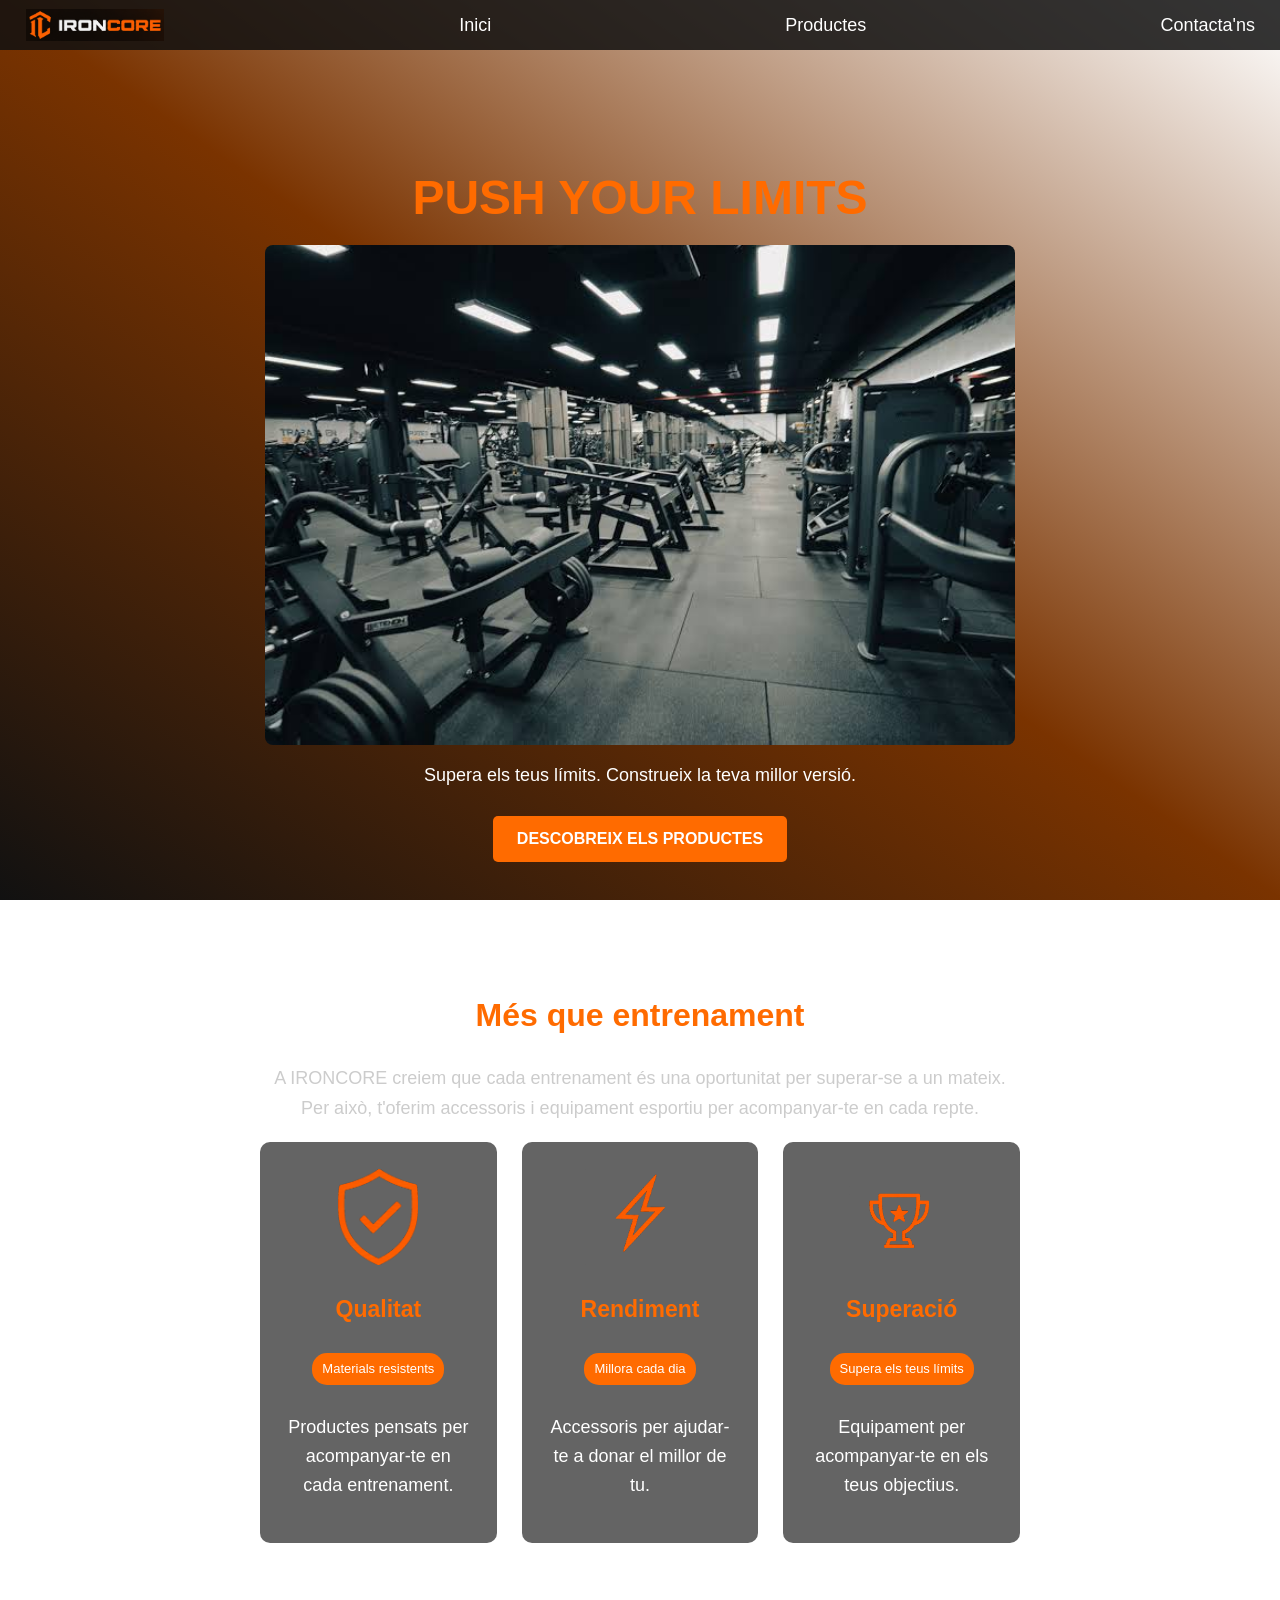
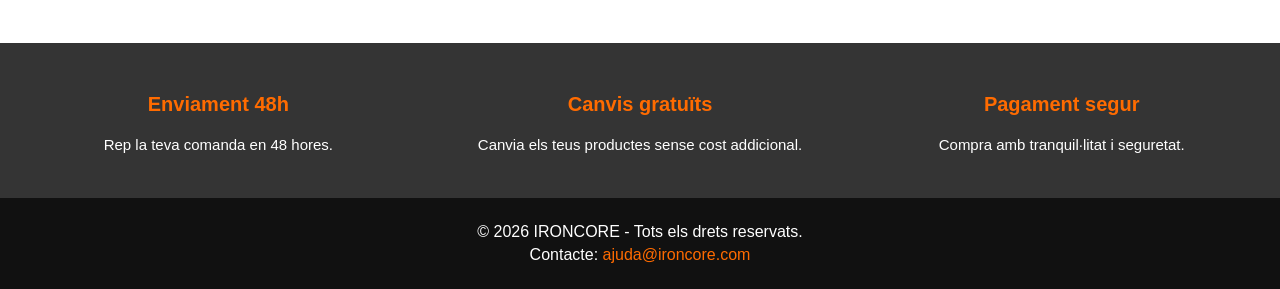
<file: index.html>
<!DOCTYPE html>
<html lang="ca">
<head>
    <link rel="stylesheet" href = "global.css">
    <meta charset="UTF-8">
    <meta name="viewport" content="width=device-width, initial-scale=1, maximum-scale=1, user-scalable=no">

    <title>IRONCORE| Inici</title>
</head>
<body>
<nav class="capçalera"> 
    <h1 class="logo">
    <img src="imatges/ironcore_logo.png" alt="IRONCORE">
</h1>
    <a href="index.html"> Inici</a>
    <a href="productes.html">Productes</a> 
    <a href="contacte.html">Contacta'ns</a> 

</nav>
<main>
        <section class="principal">
            <div class="contingut-principal">
                <h2> PUSH YOUR LIMITS</h2>
                <img src="imatges/gimnasio.jpeg" alt="Gimnàs">
                <p>
                    Supera els teus límits.
                    Construeix la teva millor versió.
                </p>

                <a href="productes.html" class="boto">
                    DESCOBREIX ELS PRODUCTES
                </a>
            </div>
        </section>
    
        <section class="text-presentacio">
            <h2> Més que entrenament</h2>
            <p>
                A IRONCORE creiem que cada entrenament
                és una oportunitat per superar-se a un mateix.
                Per això, t'oferim accessoris i equipament esportiu
                per acompanyar-te en cada repte.
            </p>
        <div class="valors">
    <div class="valor">
        <img class="img-qualitat" src="imatges/qualitat_transparent.png" alt="Qualitat">
        <h3>Qualitat</h3>
        <span>Materials resistents</span>
        <p>Productes pensats per acompanyar-te en cada entrenament.</p>
    </div>

    <div class="valor">
        <img class="img-rendiment" src="imatges/rendiment_transparent.png" alt="Rendiment">
        <h3>Rendiment</h3>
        <span>Millora cada dia</span>
        <p>Accessoris per ajudar-te a donar el millor de tu.</p>
    </div>

    <div class="valor">
        <img class="img-superacio" src="imatges/superacio_transparent.png" alt="Superació">
        <h3>Superació</h3>
        <span>Supera els teus límits</span>
        <p>Equipament per acompanyar-te en els teus objectius.</p>
    </div>
</div>
        </section>

         <section class="beneficis">
        <div class="benefici">
        <h3>Enviament 48h</h3>
        <p>Rep la teva comanda en 48 hores.</p>
    </div>

    <div class="benefici">
        <h3>Canvis gratuïts</h3>
        <p>Canvia els teus productes sense cost addicional.</p>
    </div>

    <div class="benefici">
        <h3>Pagament segur</h3>
        <p>Compra amb tranquil·litat i seguretat.</p>
    </div>
    
    </section>
    </main>
<footer>
    <p>&copy; 2026 IRONCORE - Tots els drets reservats.</p>
    <p>
        Contacte:
        <a href="mailto:ajuda@ironcore.com">ajuda@ironcore.com</a>
    </p>
</footer>


</body>
</html>
</file>
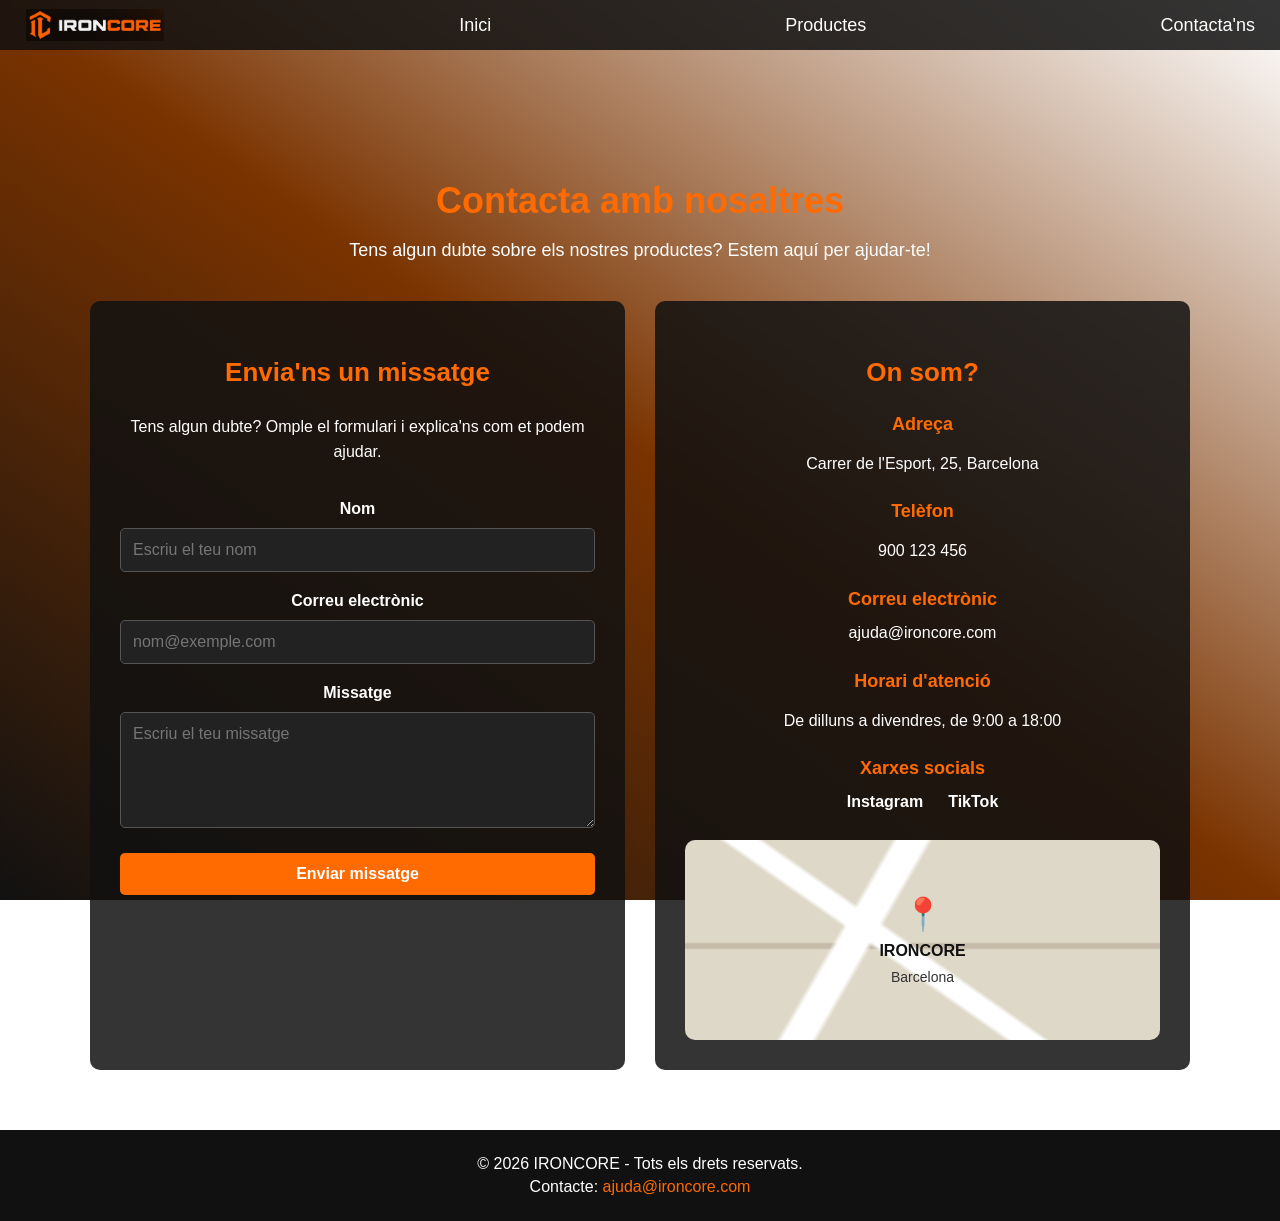
<file: contacte.html>
<!DOCTYPE html>
<html lang="ca">
<head>
    <link rel="stylesheet" href = "global.css">    
    <meta charset="UTF-8">
    <meta name="viewport" content="width=device-width, initial-scale=1, maximum-scale=1, user-scalable=no">

    <title>IRONCORE | Contacte</title>
</head>
<body>
<nav class="capçalera"> 
   <h1 class="logo">
    <img src="imatges/ironcore_logo.png" alt="IRONCORE">
</h1>
    <a href="index.html"> Inici</a> 
    <a href="productes.html"> Productes</a> 
    <a href="contacte.html"> Contacta'ns</a>
</nav>

<main class="pagina-contacte">
    <h2> Contacta amb nosaltres</h2>

    <p class="intro-contacte">
        Tens algun dubte sobre els nostres productes?
        Estem aquí per ajudar-te!
    </p>
    <div class="contingut-contacte">
        <section class="columna-contacte">
    <h3>Envia'ns un missatge</h3>

    <p>
        Tens algun dubte? Omple el formulari
        i explica'ns com et podem ajudar.
    </p>

    <form class="formulari-contacte">
        <label for="nom">Nom</label>
        <input type="text" id="nom" name="nom"
               placeholder="Escriu el teu nom" required>

        <label for="correu">Correu electrònic</label>
        <input type="email" id="correu" name="correu"
               placeholder="nom@exemple.com" required>

        <label for="missatge">Missatge</label>
        <textarea id="missatge" name="missatge"
                  rows="5"
                  placeholder="Escriu el teu missatge"
                  required></textarea>

        <button type="submit">Enviar missatge</button>
    </form>
</section>

        <section class="columna-contacte">
            <h3>On som?</h3>
        
            <div class="dada-contacte">
                <h4>Adreça</h4>
                <p>Carrer de l'Esport, 25, Barcelona</p>
            </div>
        
            <div class="dada-contacte">
                <h4>Telèfon</h4>
                <p>900 123 456</p> 
            </div>

            <div class="dada-contacte">
                <h4>Correu electrònic</h4>
                <a href="mailto:ajuda@ironcore.com">ajuda@ironcore.com</a>
            </div>

            <div class="dada-contacte">
                <h4>Horari d'atenció</h4>
                <p>De dilluns a divendres, de 9:00 a 18:00</p>
            </div>

            <div class="dada-contacte">
                <h4>Xarxes socials</h4>
                <div class="xarxes-socials">
                    <a href="https://www.instagram.com/" target="_blank" rel="noopener noreferrer">Instagram</a>
                    <a href="https://www.tiktok.com/" target="_blank" rel="noopener noreferrer">TikTok</a>
                </div>
            </div>

            <div class="mapa-fictici">
                <span class="marcador-mapa">📍</span>
                <p>IRONCORE</p>
                <span class="text-mapa">Barcelona</span>
            </div>
        </section>
    </div>
</main>

<footer>
    <p>&copy; 2026 IRONCORE - Tots els drets reservats.</p>
    <p>
        Contacte:
        <a href="mailto:ajuda@ironcore.com">ajuda@ironcore.com</a>
    </p>
</footer>
    
</body>
</html>
</file>
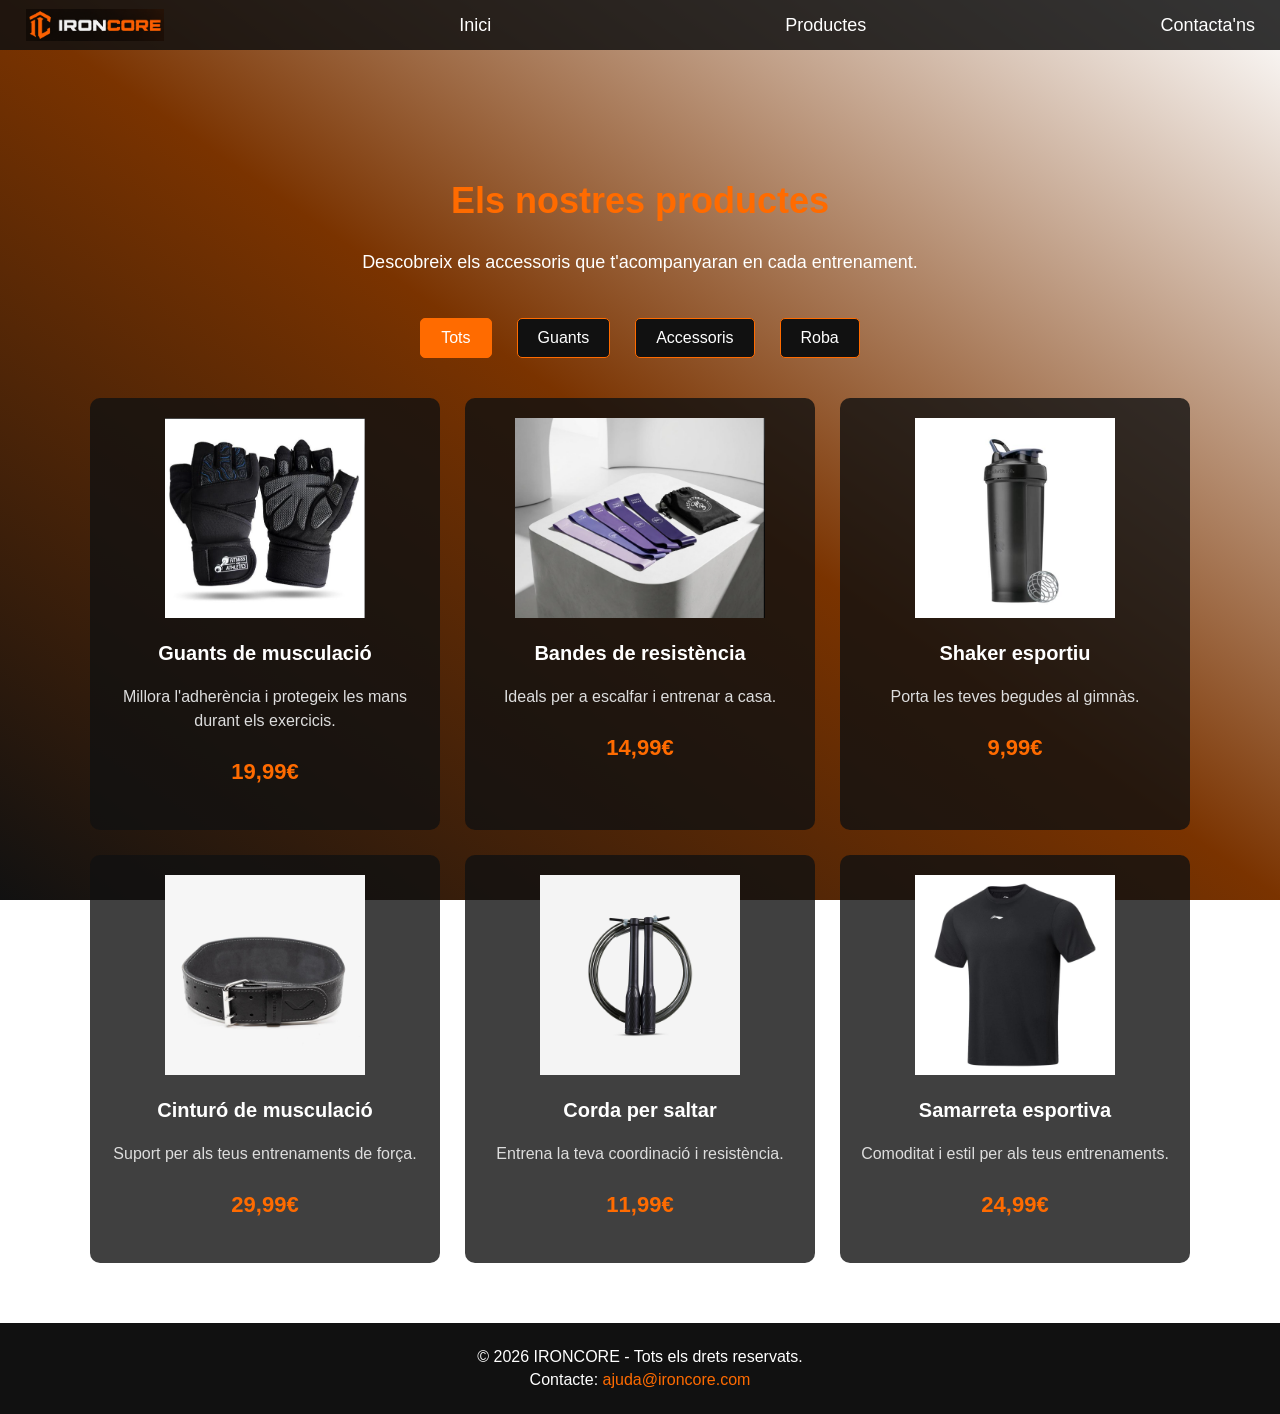
<file: productes.html>
<!DOCTYPE html>
<html lang="ca">
<head>
    
    <link rel="stylesheet" href = "global.css">
    <meta charset="UTF-8">
    <meta name="viewport" content="width=device-width, initial-scale=1, maximum-scale=1, user-scalable=no">

    <title>IRONCORE | Productes</title>
</head>
<body>
<nav class="capçalera"> 
    <h1 class="logo">
    <img src="imatges/ironcore_logo.png" alt="IRONCORE">
</h1>
    <a href="index.html"> Inici</a> 
    <a href="productes.html"> Productes</a> 
    <a href="contacte.html"> Contacta'ns</a> 
</nav>
    
<main class="pagina-productes">
    <h2>Els nostres productes</h2>
    <p class="intro-productes">
        Descobreix els accessoris que t'acompanyaran en cada entrenament.
    </p>

    <div class="filtres">
    <input type="radio" name="filtre" id="filtro-tots" checked>
    <label for="filtro-tots">Tots</label>

    <input type="radio" name="filtre" id="filtro-guants">
    <label for="filtro-guants">Guants</label>

    <input type="radio" name="filtre" id="filtro-accessoris">
    <label for="filtro-accessoris">Accessoris</label>

    <input type="radio" name="filtre" id="filtro-roba">
    <label for="filtro-roba">Roba</label>
</div>

    <section class="cataleg">
        <article class="producte guants">
            <img src="imatges/guants_musculacio.png" alt="Guants de musculació">
            <h3>Guants de musculació</h3>
            <p> Millora l'adherència i protegeix les mans durant els exercicis. </p>
            <p class="preu"> 19,99€</p>
        </article>

       <article class="producte accessoris">
            <img src="imatges/bandes.png" alt="Bandes de resistència">
            <h3>Bandes de resistència</h3>
            <p> Ideals per a escalfar i entrenar a casa. </p>
            <p class="preu"> 14,99€</p>
        </article>

        <article class="producte accessoris">
            <img src="imatges/shaker.jpg" alt="Shaker esportiu">
            <h3>Shaker esportiu</h3>
            
            <p> Porta les teves begudes al gimnàs. </p>
            <p class="preu"> 9,99€</p>
        </article>

        <article class="producte accessoris">
            <img src="imatges/cinturo.jpg" alt="Cinturó de musculació">
            <h3>Cinturó de musculació</h3>
            <p> Suport per als teus entrenaments de força. </p>
            <p class="preu"> 29,99€</p>
        </article>

        <article class="producte accessoris">
            <img src="imatges/comba.jpg" alt="Corda per saltar">
            <h3>Corda per saltar</h3>
            <p> Entrena la teva coordinació i resistència. </p>
            <p class="preu"> 11,99€</p>
        </article>

        <article class="producte roba">
            <img src="imatges/samarreta.jpg" alt="Samarreta esportiva">
            <h3>Samarreta esportiva</h3>
            <p> Comoditat i estil per als teus entrenaments. </p>
            <p class="preu"> 24,99€</p>
        </article>

    </section>

</main>

<footer>
    <p>&copy; 2026 IRONCORE - Tots els drets reservats.</p>
    <p>
        Contacte:
        <a href="mailto:ajuda@ironcore.com">ajuda@ironcore.com</a>
    </p>
</footer>


</body>
</html>
</file>
<file: global.css>
/* Estils generals */
html{
    min-height: 100%;
}

body{
    margin: 0;
    min-height: 100vh;
    background: linear-gradient(35deg, #111111,#7a3300 , #ffffff);
    background-attachment: fixed;
    font-family:Arial, Helvetica, sans-serif;
    color: rgb(255, 255, 255)
}


/* Secció principal */
.principal{
    min-height: 650px;
    display: flex;
    flex-direction: column;
    justify-content: center;
    align-items: center;
    text-align: center;
    padding: 80px 20px 40px;
    box-sizing: border-box;
}

.contingut-principal {
    width: 100%;
    max-width: 1100px;
    margin: 0 auto;
    display: flex;
    flex-direction: column;
    align-items: center;
    gap: 20px;
    box-sizing: border-box;
}

.contingut-principal h2 {
    font-size: 48px;
    color: #ff6b00;
    margin-bottom: 0px;
}

.contingut-principal img {
    width: 100%;
    max-width: 750px;
    height: auto;
    border-radius: 8px;
}

.contingut-principal p {
    font-size: 18px;
    margin: 0;
    color: white;
}

.boto{
    margin-top: 10px;
}

/* Botó de productes */

.boto {
    display: inline-block;
    background-color: #ff6b00;
    color: white;
    text-decoration: none;
    padding: 14px 24px;
    font-weight: bold;
    border-radius: 5px;
}
.boto:hover {
    background-color: #e65f00;
}

/* Presentació de la marca */

.text-presentacio {
    color: white;
    font-size: 18px;
    line-height: 1.7;
    text-align: center;
    padding: 60px 20px;
    max-width: 800px;
    margin: 0 auto 40px;
    box-sizing: border-box;
}

.text-presentacio h2 {
    font-size: 32px;
    color: #ff6b00;
    margin-bottom: 20px;
}

.text-presentacio p {
    color: #cccccc;
    font-size: 18px;
    line-height: 1.7;
}

.capçalera {
    position: sticky;
    top: 0;
    left: 0;
    width: 100%;
    height: 50px;
    z-index: 1000;

    display: flex;
    justify-content: space-between;
    align-items: center;

    background-color: rgba(17, 17, 17, 0.85);
    padding: 0 25px;
    box-sizing: border-box;
    gap: 15px;
}
.capçalera a {
    color: rgb(255, 255, 255);
    text-decoration: none;
    margin-left: 25px;
    font-size: 18px;
}
.capçalera a:hover {
    color: #ff6b00; 
}


.logo {
    margin: 0;
    display: flex;
    align-items: center;
}

.logo img {
    width: 140px;
    height: 32px;
    object-fit: contain;
    display: block;
}

/* Valors de la marca */
.valors {
    display: flex;
    justify-content: center;
    gap: 25px;
}

.valor {
    flex: 1;
    background-color: rgba(17, 17, 17, 0.65);
    padding: 25px;
    border-radius: 10px;
    box-sizing: border-box;
    text-align: center;
}

/* Imatges dels valors */
.valor img {
    width: 80px;
    height: 100px;
    object-fit: contain;
    display: block;
    margin: 0 auto 10px;
}

/* Posició individual de cada imatge */
.img-qualitat {
    position: relative;
    left: 0px;
}

.img-rendiment {
    position: relative;
    right: 15px;
}

.img-superacio {
    position: relative;
    right: 13px;
}
.valor h3 {
    color: #ff6b00;
    font-size: 23px;
}

.valor p {
    color: white;
    line-height: 1.6;
}

/* Pàgina de productes */
.pagina-productes {
    padding: 100px 30px 60px;
    text-align: center;
}

.pagina-productes > h2{
    color:#ff6b00;
    font-size: 36px;
}

.intro-productes{
    color:white;
    font-size: 18px;
    margin-bottom: 40px;
}

/* Catàleg */
.cataleg{
    display: flex;
    flex-wrap: wrap;
    gap: 25px;
    max-width: 1100px;
    margin:0 auto;
}

.producte{
    flex: 1 1 260px;
    background-color: rgba(17,17,17,0.8);
    border-radius: 10px;
    padding: 20px;
    box-sizing: border-box;
}

.producte img {
    width: 100%;
    height: 200px;
    object-fit: contain;
    border-radius: 6px;
}
.producte h3{
    color: white;
    font-size: 20px;
}

.producte p {
    color: #dddddd;
    line-height: 1.5;
}
.producte .preu{
    color: #ff6b00;
    font-size: 22px;
    font-weight: bold;
}
/* Pàgina de contacte */
.pagina-contacte{
    padding: 100px 30px 60px;
    text-align: center;
    box-sizing: border-box;
}

.pagina-contacte > h2 {
    color: #ff6b00;
    font-size: 36px;
    margin-bottom: 15px;
}

.intro-contacte{
    color:white;
    font-size: 18px;
    margin-bottom: 40px;
}
/* Targeta de contacte */
.targeta-contacte{
    max-width: 650px;
    margin: 0 auto;
    padding: 35px;
    box-sizing: border-box;
    background-color: rgba(17,17,17,0.85);
    border-radius: 10px;
}

.targeta-contacte h3 {
    color: #ff6b00;
    font-size: 26px;
}
.targeta-contacte > p {
    color: white;
    line-height: 1.7;
    margin-bottom: 30px;
}

.dada-contacte{
    margin-top: 25px;
}
.dada-contacte h4{
    color: #ff6b00;
    font-size: 18px;
    margin-bottom: 10px;
}

.dada-contacte a {
     color: white;
    text-decoration: none;
}

.dada-contacte a:hover {
    color: #ff6b00;

}

.dada-contacte p {
    color: white;
    line-height: 1.6;
}
/* Xarxes socials */
.xarxes-socials {
    display: flex;
    justify-content: center;
    gap: 25px;
}

.xarxes-socials a {
    color: white;
    text-decoration: none;
    font-weight: bold;
}

.xarxes-socials a:hover {
    color: #ff6b00;
}

/* Peu de pàgina */
footer {
    background-color: #111111;
    color: white;
    text-align: center;
    padding: 20px;
}

footer p {
    margin: 5px;
}

footer a {
    color: #ff6b00;
    text-decoration: none;
}

footer a:hover {
    color: white;
}

.valor span {
    display: inline-block;
    background-color: #ff6b00;
    color: white;
    padding: 5px 10px;
    border-radius: 15px;
    font-size: 13px;
    margin-bottom: 10px;
}

/* Banda de beneficis */
.beneficis {
    display:flex;
    justify-content: space-around;
    align-items: center;
    gap: 25px;
    padding: 30px 20px;
    background-color: rgba(17, 17, 17, 0.85);
    text-align: center;
}

.benefici{
    flex: 1;
}

.benefici h3 {
    color: #ff6b00;
    font-size: 20px;
}

.benefici p {
    color: white;
    font-size: 15px;
}

/* Barra de filtres */
.filtres {
    display: flex;
    justify-content: center;
    flex-wrap: wrap;
    gap: 15px;
    margin-bottom: 35px;
}

.filtres a {
    display: inline-block;
    background-color: #111111;
    color: white;
    text-decoration: none;
    padding: 10px 20px;
    border-radius: 5px;
    border: 1px solid #ff6b00;
}

.filtres a:hover {
    background-color: #ff6b00;
    color: white;
}

/* Contingut de contacte en dues columnes */
.contingut-contacte {
    display: grid;
    grid-template-columns: repeat(2, minmax(0, 1fr));
    gap: 30px;
    width: 100%;
    max-width: 1100px;
    margin: 0 auto;
    box-sizing: border-box;
}

.columna-contacte {
    background-color: rgba(17, 17, 17, 0.85);
    padding: 30px;
    border-radius: 10px;
    box-sizing: border-box;
    min-width: 0;
}

.columna-contacte h3 {
    color: #ff6b00;
    font-size: 26px;
}

.columna-contacte p, .columna-contacte a {
    color: white;
    line-height: 1.6;
}

.columna-contacte a {
    text-decoration: none;
}

.columna-contacte a:hover {
    color: #ff6b00;
}

/* Mapa decoratiu */
.mapa-fictici {
    min-height: 200px;
    margin-top: 25px;
    border-radius: 10px;
    background-color: #ded8c8;
    background-image:
        linear-gradient(35deg, transparent 42%, white 43%, white 47%, transparent 48%),
        linear-gradient(120deg, transparent 35%, white 36%, white 41%, transparent 42%),
        linear-gradient(0deg, transparent 45%, #c5bba8 46%, #c5bba8 48%, transparent 49%);
    display: flex;
    flex-direction: column;
    justify-content: center;
    align-items: center;
    text-align: center;
}

.marcador-mapa {
    font-size: 32px;
}

.mapa-fictici p {
    color: #111111;
    font-weight: bold;
    margin: 5px;
}

.text-mapa {
    color: #333333;
    font-size: 14px;
}

/* Adaptació de la web a mòbils */
@media (max-width: 767px) {
 /* Menú superior */
    .capçalera {
        height: auto;
        min-height: 50px;
        flex-wrap: wrap;
        justify-content: center;
        padding: 10px;
        gap: 10px;
    }

    .capçalera a {
        margin-left: 5px;
        font-size: 14px;
    }

    .logo img {
        width: 100px;
        height: auto;
    }

    /* Pàgina principal */
    .principal {
        min-height: auto;
        padding: 100px 15px 30px;
    }

    .contingut-principal h2 {
        font-size: 32px;
    }

    .contingut-principal img {
        width: 100%;
        height: auto;
    }

    .text-presentacio {
        padding: 40px 15px;
    }

    .valors {
        flex-direction: column;
        gap: 20px;
    }

    .valor {
        width: 100%;
    }

    /* Banda de beneficis */
    .beneficis {
        flex-direction: column;
        gap: 20px;
    }

    /* Pàgina de productes */
    .pagina-productes {
        padding: 110px 15px 40px;
    }

    .pagina-productes > h2 {
        font-size: 30px;
    }

    .cataleg {
        flex-direction: column;
    }

    .producte {
        flex: none;
        width: 100%;
    }

    .filtres {
        gap: 10px;
    }

    .filtres label {
        padding: 8px 12px;
    }

    /* Pàgina de contacte */
    .pagina-contacte {
        padding: 110px 15px 40px;
    }

    .pagina-contacte > h2 {
        font-size: 30px;
    }

    .contingut-contacte {
        grid-template-columns: 1fr;
        gap: 25px;
        padding: 0;
    }

    .columna-contacte {
        padding: 20px;
        margin-top: 0;
    }

    /* Mapa */
    .mapa-fictici {
        min-height: 180px;
    }

    /* Peu de pàgina */
    footer {
        padding: 15px;
        overflow-wrap: anywhere;
    }

}
/* Mides de lletra en mòbils */
@media (max-width: 767px) {
    h2 {
        font-size: 2rem;
    }

    h3 {
        font-size: 2rem;
    }

    p,a {
        font-size: 1rem;
    }
}

/* Filtres de productes */
.filtres input {
    display: none;
}

.filtres label {
    display: inline-block;
    background-color: #111111;
    color: white;
    padding: 10px 20px;
    margin: 5px;
    border-radius: 5px;
    border: 1px solid #ff6b00;
    cursor: pointer;
}

.filtres label:hover {
    background-color: #ff6b00;
}

.filtres input:checked + label {
    background-color: #ff6b00;
}

/* Filtrar guants */
.filtres:has(#filtro-guants:checked) ~ .cataleg .producte:not(.guants) {
    display: none;
}

/* Filtrar accessoris */
.filtres:has(#filtro-accessoris:checked) ~ .cataleg .producte:not(.accessoris) {
    display: none;
}

/* Filtrar roba */
.filtres:has(#filtro-roba:checked) ~ .cataleg .producte:not(.roba) {
    display: none;
}

/* Formulari de contacte */
.formulari-contacte {
    display: flex;
    flex-direction: column;
    gap: 10px;
    margin-top: 25px;
}

.formulari-contacte label {
    color: white;
    font-weight: bold;
    margin-top: 10px;
}

.formulari-contacte input, .formulari-contacte textarea {
    width: 100%;
    padding: 12px;
    border: 1px solid #555555;
    border-radius: 5px;
    background-color: #222222;
    color: white;
    font-family: Arial, Helvetica, sans-serif;
    font-size: 16px;
    box-sizing: border-box;
}

.formulari-contacte textarea {
    resize: vertical;
}

.formulari-contacte button {
    background-color: #ff6b00;
    color: white;
    border: none;
    border-radius: 5px;
    padding: 12px;
    margin-top: 15px;
    font-size: 16px;
    font-weight: bold;
    cursor: pointer;
}

.formulari-contacte button:hover {
    background-color: #e65f00;
}
</file>
